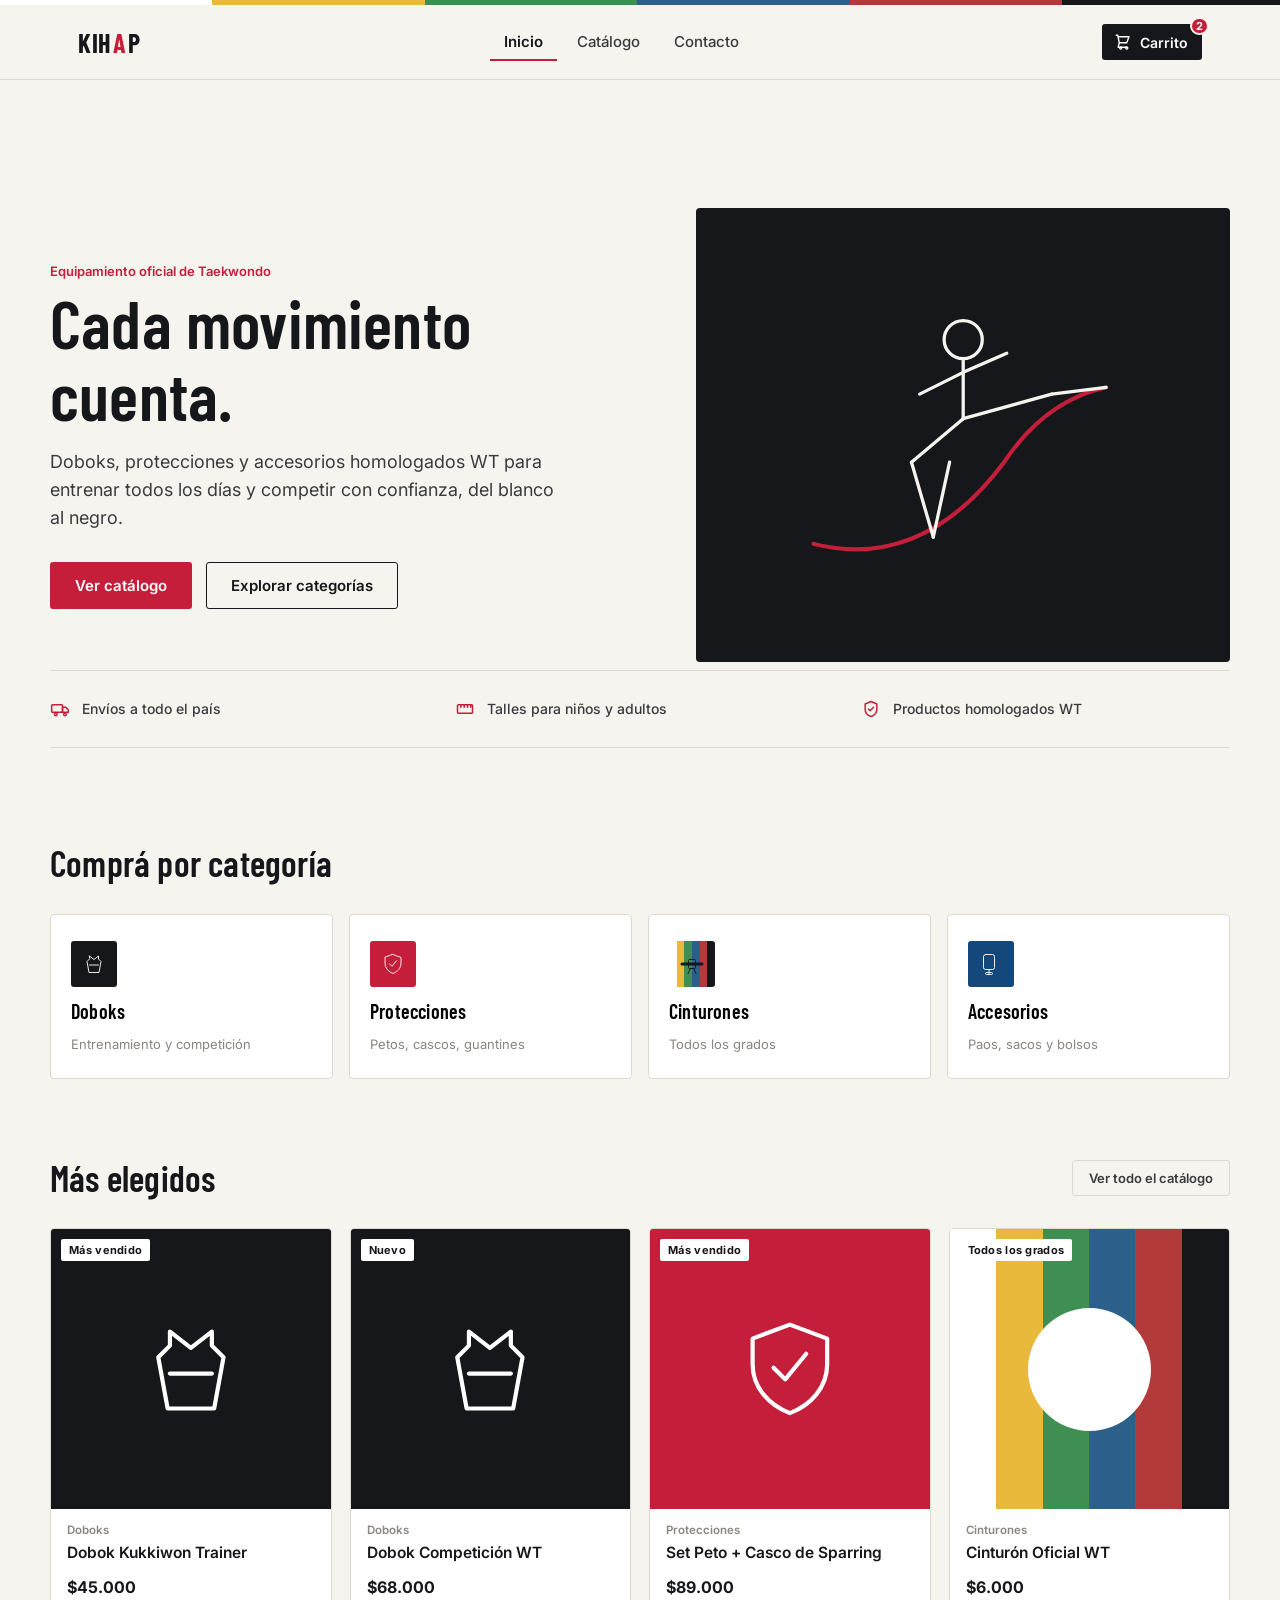
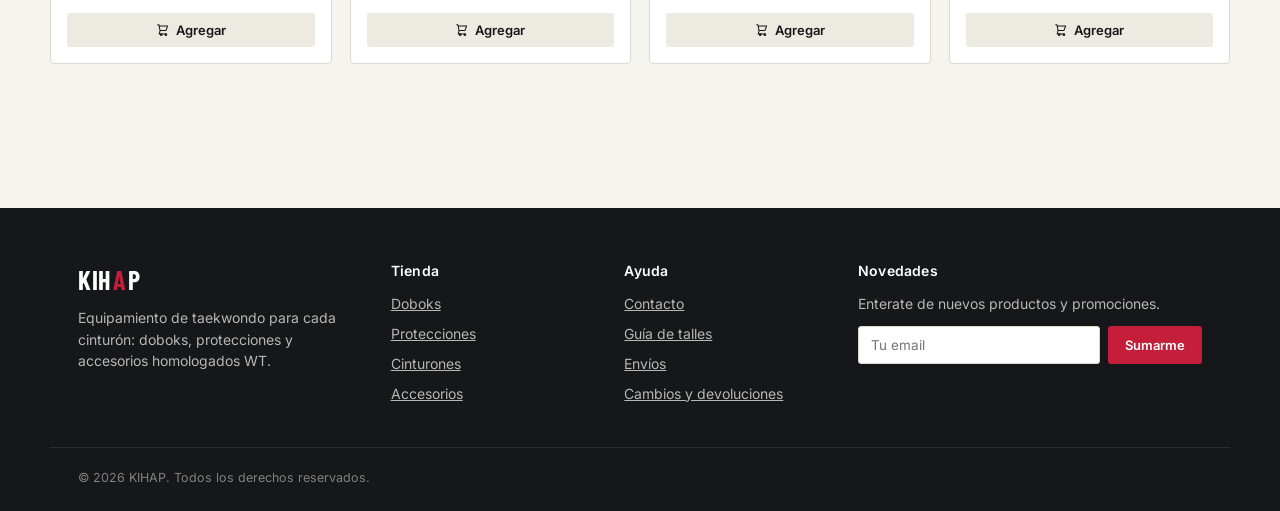
<file: kihap-mockup.html>
<!DOCTYPE html>
<html lang="es">
<head>
<meta charset="UTF-8">
<meta name="viewport" content="width=device-width, initial-scale=1.0">
<title>KIHAP — Equipamiento de Taekwondo</title>
<link rel="preconnect" href="https://fonts.googleapis.com">
<link href="https://fonts.googleapis.com/css2?family=Barlow+Condensed:wght@500;600;700&family=Inter:wght@400;500;600;700&display=swap" rel="stylesheet">
<style>
  :root{
    --ink:#16171A;
    --ink-soft:#3A3B3E;
    --paper:#F6F4EF;
    --paper-2:#EDEAE1;
    --red:#C41E3A;
    --red-dark:#9E1830;
    --blue:#14487A;
    --stone:#8A8680;
    --line:#DDD9CF;
    --white:#FFFFFF;
    --font-display:'Barlow Condensed',sans-serif;
    --font-body:'Inter',sans-serif;
    --belt-stripe: linear-gradient(90deg,
      #fff 0%, #fff 16.6%,
      #E8B93A 16.6%, #E8B93A 33.2%,
      #3F8F52 33.2%, #3F8F52 49.8%,
      #2C5F8A 49.8%, #2C5F8A 66.4%,
      #B23A3A 66.4%, #B23A3A 83%,
      #16171A 83%, #16171A 100%);
  }
  *{box-sizing:border-box;}
  body{margin:0;}
  html,body{background:var(--paper);color:var(--ink);font-family:var(--font-body);-webkit-font-smoothing:antialiased;}
  h1,h2,h3,h4{font-family:var(--font-display);font-weight:600;margin:0;line-height:1.05;letter-spacing:.2px;}
  p{margin:0;color:var(--ink-soft);line-height:1.55;}
  button{font-family:var(--font-body);cursor:pointer;}
  a{color:inherit;}
  .icon{width:20px;height:20px;stroke:currentColor;stroke-width:1.8;fill:none;stroke-linecap:round;stroke-linejoin:round;display:block;}
  .icon.filled{fill:currentColor;stroke:none;}

  .rank-stripe{height:5px;background:var(--belt-stripe);}

  .wrap{max-width:1180px;margin:0 auto;padding:0 28px;}
  @media (max-width:720px){.wrap{padding:0 18px;}}

  /* Header */
  header.topbar{position:sticky;top:0;z-index:50;background:rgba(246,244,239,.94);backdrop-filter:blur(6px);border-bottom:1px solid var(--line);}
  .topbar-inner{display:flex;align-items:center;justify-content:space-between;height:74px;}
  .logo{display:flex;align-items:baseline;gap:2px;font-family:var(--font-display);font-weight:700;font-size:26px;letter-spacing:.5px;}
  .logo em{font-style:normal;color:var(--red);}
  nav.main-nav{display:flex;align-items:center;gap:6px;}
  .nav-link{background:none;border:none;padding:8px 14px;font-size:15px;font-weight:500;color:var(--ink-soft);border-bottom:2px solid transparent;}
  .nav-link:hover{color:var(--ink);}
  .nav-link.active{color:var(--ink);border-bottom-color:var(--red);font-weight:600;}
  .topbar-actions{display:flex;align-items:center;gap:14px;}
  .cart-btn{position:relative;display:flex;align-items:center;gap:8px;background:var(--ink);color:var(--white);border:none;border-radius:3px;padding:9px 14px 9px 12px;font-size:14px;font-weight:600;}
  .cart-btn .icon{width:18px;height:18px;}
  .cart-badge{position:absolute;top:-7px;right:-7px;background:var(--red);color:#fff;font-size:11px;font-weight:700;border-radius:20px;min-width:18px;height:18px;display:flex;align-items:center;justify-content:center;padding:0 4px;border:2px solid var(--paper);}
  .hamburger{display:none;background:none;border:1px solid var(--line);border-radius:3px;padding:8px;}
  @media (max-width:860px){
    nav.main-nav{position:absolute;top:74px;left:0;right:0;background:var(--paper);border-bottom:1px solid var(--line);flex-direction:column;align-items:stretch;padding:6px 0;display:none;}
    nav.main-nav.open{display:flex;}
    .nav-link{text-align:left;padding:12px 28px;border-bottom:1px solid var(--paper-2);border-left:2px solid transparent;}
    .nav-link.active{border-left-color:var(--red);border-bottom-color:var(--paper-2);}
    .hamburger{display:flex;}
  }

  /* Pages */
  .page{display:none;}
  .page.active{display:block;}
  section{padding:64px 0;}
  .section-tight{padding:40px 0;}

  .eyebrow{font-size:13px;color:var(--red);font-weight:600;margin-bottom:6px;}

  /* Buttons */
  .btn{display:inline-flex;align-items:center;justify-content:center;gap:8px;border-radius:3px;font-weight:600;font-size:15px;padding:13px 24px;border:1.5px solid transparent;transition:background .15s ease, color .15s ease, border-color .15s ease;}
  .btn-primary{background:var(--red);color:#fff;}
  .btn-primary:hover{background:var(--red-dark);}
  .btn-dark{background:var(--ink);color:#fff;}
  .btn-dark:hover{background:#000;}
  .btn-outline{background:transparent;color:var(--ink);border-color:var(--ink);}
  .btn-outline:hover{background:var(--ink);color:#fff;}
  .btn-ghost{background:transparent;color:var(--ink-soft);border-color:var(--line);}
  .btn-ghost:hover{border-color:var(--ink);color:var(--ink);}
  .btn-block{width:100%;}
  .btn-sm{padding:9px 16px;font-size:13px;}
  .btn:disabled{opacity:.4;cursor:not-allowed;}

  /* HERO */
  .hero{padding:64px 0 56px;overflow:hidden;}
  .hero-grid{display:grid;grid-template-columns:1.05fr .95fr;gap:56px;align-items:center;}
  @media (max-width:900px){.hero-grid{grid-template-columns:1fr;gap:36px;}}
  .hero h1{font-size:clamp(42px,6vw,68px);}
  .hero p.lead{font-size:18px;margin-top:18px;max-width:46ch;}
  .hero-ctas{display:flex;gap:14px;margin-top:30px;flex-wrap:wrap;}
  .hero-figure{position:relative;background:var(--ink);border-radius:4px;aspect-ratio:4/3.4;display:flex;align-items:center;justify-content:center;overflow:hidden;}
  .hero-figure svg{width:78%;height:78%;}
  .kick-trail{stroke:var(--red);stroke-width:3;fill:none;stroke-linecap:round;stroke-dasharray:340;stroke-dashoffset:340;animation:drawtrail 1.4s .3s ease-out forwards;}
  @keyframes drawtrail{to{stroke-dashoffset:0;}}
  .fighter{stroke:#F6F4EF;stroke-width:2.4;fill:none;stroke-linecap:round;stroke-linejoin:round;}

  .trust-row{display:flex;gap:36px;flex-wrap:wrap;padding:28px 0;border-top:1px solid var(--line);border-bottom:1px solid var(--line);margin-top:8px;}
  .trust-item{display:flex;align-items:center;gap:12px;font-size:14px;font-weight:500;color:var(--ink-soft);flex:1;min-width:220px;}
  .trust-item .icon{color:var(--red);flex-shrink:0;}

  /* Categories */
  .section-head{display:flex;align-items:flex-end;justify-content:space-between;margin-bottom:32px;gap:20px;flex-wrap:wrap;}
  .section-head h2{font-size:36px;}
  .cat-grid{display:grid;grid-template-columns:repeat(4,1fr);gap:16px;}
  @media (max-width:820px){.cat-grid{grid-template-columns:repeat(2,1fr);}}
  .cat-card{background:var(--white);border:1px solid var(--line);border-radius:4px;padding:26px 20px;display:flex;flex-direction:column;gap:14px;text-align:left;transition:border-color .15s ease;}
  .cat-card:hover{border-color:var(--ink);}
  .cat-card .icon-wrap{width:46px;height:46px;border-radius:3px;display:flex;align-items:center;justify-content:center;}
  .cat-card .icon-wrap .icon{width:24px;height:24px;color:#fff;}
  .cat-card h3{font-size:20px;font-weight:600;}
  .cat-card span{font-size:13px;color:var(--stone);}

  /* Product grid */
  .product-grid{display:grid;grid-template-columns:repeat(4,1fr);gap:18px;}
  @media (max-width:980px){.product-grid{grid-template-columns:repeat(3,1fr);}}
  @media (max-width:720px){.product-grid{grid-template-columns:repeat(2,1fr);}}
  .product-card{background:var(--white);border:1px solid var(--line);border-radius:4px;overflow:hidden;cursor:pointer;transition:border-color .15s ease, transform .15s ease;display:flex;flex-direction:column;}
  .product-card:hover{border-color:var(--ink);}
  .product-media{aspect-ratio:1/1;display:flex;align-items:center;justify-content:center;position:relative;}
  .product-media .icon{width:40%;height:40%;}
  .badge-tag{position:absolute;top:10px;left:10px;background:var(--white);color:var(--ink);font-size:11px;font-weight:700;padding:4px 8px;border-radius:2px;letter-spacing:.3px;}
  .product-info{padding:14px 16px 16px;display:flex;flex-direction:column;gap:6px;flex:1;}
  .product-cat{font-size:11.5px;color:var(--stone);font-weight:600;}
  .product-name{font-size:15.5px;font-weight:600;line-height:1.3;}
  .product-price{font-size:16px;font-weight:700;margin-top:auto;padding-top:8px;}
  .btn-add{margin-top:10px;background:var(--paper-2);color:var(--ink);border:none;border-radius:3px;padding:9px;font-size:13px;font-weight:600;display:flex;align-items:center;justify-content:center;gap:6px;}
  .btn-add:hover{background:var(--ink);color:#fff;}

  .cat-ink{background:var(--ink);}
  .cat-red{background:var(--red);}
  .cat-blue{background:var(--blue);}
  .cat-belt{background:var(--belt-stripe);}
  .cat-belt .icon{color:var(--ink);background:#fff;border-radius:50%;padding:22%;}

  /* Footer */
  footer{background:var(--ink);color:#D9D7D1;padding:56px 0 26px;margin-top:40px;}
  .footer-grid{display:grid;grid-template-columns:1.4fr 1fr 1fr 1.1fr;gap:36px;}
  @media (max-width:820px){.footer-grid{grid-template-columns:1fr 1fr;}}
  footer h4{color:#fff;font-size:14px;font-weight:600;margin-bottom:14px;font-family:var(--font-body);letter-spacing:.2px;}
  footer .logo{color:#fff;margin-bottom:12px;}
  footer p{color:#B9B7B1;font-size:14px;max-width:34ch;}
  footer ul{list-style:none;padding:0;margin:0;display:flex;flex-direction:column;gap:10px;}
  footer a{font-size:14px;color:#B9B7B1;}
  footer a:hover{color:#fff;}
  .foot-bottom{margin-top:44px;padding-top:22px;border-top:1px solid #2B2C2F;display:flex;justify-content:space-between;font-size:12.5px;color:#83817B;flex-wrap:wrap;gap:10px;}

  /* Catalogo */
  .page-header{padding:44px 0 28px;border-bottom:1px solid var(--line);}
  .breadcrumb{font-size:13px;color:var(--stone);margin-bottom:10px;}
  .breadcrumb button{background:none;border:none;color:var(--stone);font-size:13px;padding:0;}
  .breadcrumb button:hover{color:var(--ink);text-decoration:underline;}
  .catalogo-layout{display:grid;grid-template-columns:230px 1fr;gap:40px;align-items:flex-start;padding:40px 0 80px;}
  @media (max-width:860px){.catalogo-layout{grid-template-columns:1fr;}}
  .filter-block{border-bottom:1px solid var(--line);padding-bottom:20px;margin-bottom:20px;}
  .filter-block h4{font-size:14px;font-weight:600;margin-bottom:12px;}
  .check-row{display:flex;align-items:center;gap:9px;padding:6px 0;font-size:14px;color:var(--ink-soft);cursor:pointer;}
  .check-row input{accent-color:var(--red);width:15px;height:15px;}
  .size-chip-row{display:flex;flex-wrap:wrap;gap:8px;}
  .size-chip{border:1px solid var(--line);background:#fff;font-size:12.5px;padding:6px 10px;border-radius:2px;color:var(--ink-soft);}
  .size-chip:hover{border-color:var(--ink);color:var(--ink);}
  .clear-filters{font-size:13px;color:var(--red);background:none;border:none;padding:0;font-weight:600;}
  .catalog-toolbar{display:flex;justify-content:space-between;align-items:center;margin-bottom:22px;flex-wrap:wrap;gap:14px;}
  .result-count{font-size:14px;color:var(--stone);}
  select{font-family:var(--font-body);font-size:14px;padding:9px 12px;border:1px solid var(--line);border-radius:3px;background:#fff;color:var(--ink);}

  /* Detalle */
  .detalle-grid{display:grid;grid-template-columns:1fr 1fr;gap:56px;padding:36px 0 70px;align-items:flex-start;}
  @media (max-width:860px){.detalle-grid{grid-template-columns:1fr;gap:30px;}}
  .gallery-main{aspect-ratio:1/1;border-radius:4px;display:flex;align-items:center;justify-content:center;margin-bottom:12px;}
  .gallery-main .icon{width:34%;height:34%;}
  .gallery-thumbs{display:flex;gap:10px;}
  .thumb{width:64px;height:64px;border-radius:3px;border:1.5px solid var(--line);display:flex;align-items:center;justify-content:center;cursor:pointer;}
  .thumb.active{border-color:var(--ink);}
  .thumb .icon{width:46%;height:46%;}
  .detalle-cat{font-size:13px;font-weight:600;color:var(--red);text-transform:none;margin-bottom:8px;}
  .detalle-name{font-size:32px;margin-bottom:12px;}
  .stars{display:flex;align-items:center;gap:6px;margin-bottom:16px;}
  .stars .icon{width:15px;height:15px;color:var(--ink);}
  .stars .icon.off{color:var(--line);}
  .stars span{font-size:13px;color:var(--stone);margin-left:4px;}
  .detalle-price{font-size:28px;font-weight:700;margin-bottom:20px;}
  .opt-block{margin-bottom:22px;}
  .opt-block h4{font-size:13px;font-weight:600;margin-bottom:10px;color:var(--ink-soft);}
  .opt-row{display:flex;gap:9px;flex-wrap:wrap;}
  .opt-btn{border:1.5px solid var(--line);background:#fff;padding:9px 15px;border-radius:3px;font-size:14px;font-weight:500;color:var(--ink-soft);}
  .opt-btn:hover{border-color:var(--ink);}
  .opt-btn.selected{border-color:var(--ink);background:var(--ink);color:#fff;}
  .color-dot{width:34px;height:34px;border-radius:50%;border:2px solid var(--line);padding:2px;position:relative;}
  .color-dot.selected{border-color:var(--ink);}
  .color-dot i{display:block;width:100%;height:100%;border-radius:50%;}
  .qty-stepper{display:inline-flex;align-items:center;border:1.5px solid var(--line);border-radius:3px;}
  .qty-stepper button{background:none;border:none;width:38px;height:40px;display:flex;align-items:center;justify-content:center;color:var(--ink-soft);}
  .qty-stepper button:hover{color:var(--ink);}
  .qty-stepper span{width:36px;text-align:center;font-weight:600;font-size:14px;}
  .detalle-ctas{display:flex;gap:12px;margin-top:26px;flex-wrap:wrap;}
  .detalle-ctas .btn{flex:1;min-width:180px;}
  .stock-note{display:flex;align-items:center;gap:8px;font-size:13px;color:#3F8F52;margin-top:16px;font-weight:600;}
  .stock-note .icon{width:15px;height:15px;}

  .tabs{margin-top:44px;border-top:1px solid var(--line);}
  .tab-heads{display:flex;gap:0;}
  .tab-head{padding:16px 20px;font-size:14px;font-weight:600;color:var(--stone);background:none;border:none;border-bottom:2px solid transparent;margin-bottom:-1px;}
  .tab-head.active{color:var(--ink);border-bottom-color:var(--red);}
  .tab-panel{display:none;padding:22px 2px 6px;font-size:14.5px;color:var(--ink-soft);line-height:1.7;max-width:70ch;}
  .tab-panel.active{display:block;}

  .related-head{margin:70px 0 24px;}

  /* Carrito */
  .carrito-layout{display:grid;grid-template-columns:1fr 340px;gap:44px;padding:40px 0 80px;align-items:flex-start;}
  @media (max-width:900px){.carrito-layout{grid-template-columns:1fr;}}
  .cart-item{display:grid;grid-template-columns:76px 1fr auto auto;gap:16px;align-items:center;padding:18px 0;border-bottom:1px solid var(--line);}
  @media (max-width:560px){.cart-item{grid-template-columns:60px 1fr;grid-template-rows:auto auto;}}
  .cart-thumb{width:76px;height:76px;border-radius:3px;display:flex;align-items:center;justify-content:center;}
  .cart-thumb .icon{width:44%;height:44%;}
  .cart-item-name{font-size:15px;font-weight:600;margin-bottom:4px;}
  .cart-item-meta{font-size:12.5px;color:var(--stone);}
  .cart-item-remove{background:none;border:none;color:var(--stone);font-size:12.5px;font-weight:600;padding:0;margin-top:8px;}
  .cart-item-remove:hover{color:var(--red);}
  .cart-item-price{font-weight:700;font-size:15px;text-align:right;min-width:80px;}
  .summary-box{border:1px solid var(--line);border-radius:4px;padding:26px 24px;background:#fff;position:sticky;top:96px;}
  .summary-box h3{font-size:20px;margin-bottom:20px;}
  .summary-row{display:flex;justify-content:space-between;font-size:14.5px;padding:9px 0;color:var(--ink-soft);}
  .summary-row.total{border-top:1px solid var(--line);margin-top:8px;padding-top:16px;font-weight:700;color:var(--ink);font-size:17px;}
  .promo-row{display:flex;gap:8px;margin:16px 0;}
  .promo-row input{flex:1;border:1px solid var(--line);border-radius:3px;padding:10px 12px;font-size:13.5px;font-family:var(--font-body);}
  .empty-cart{text-align:center;padding:80px 20px;}
  .empty-cart .icon{width:56px;height:56px;color:var(--line);margin:0 auto 18px;}

  /* Checkout */
  .steps-indicator{display:flex;align-items:center;gap:10px;padding:30px 0;}
  .step-dot{display:flex;align-items:center;gap:10px;font-size:14px;font-weight:600;color:var(--stone);}
  .step-dot .num{width:28px;height:28px;border-radius:50%;border:1.5px solid var(--line);display:flex;align-items:center;justify-content:center;font-size:13px;color:var(--stone);}
  .step-dot.active{color:var(--ink);}
  .step-dot.active .num{background:var(--ink);border-color:var(--ink);color:#fff;}
  .step-dot.done .num{background:#3F8F52;border-color:#3F8F52;color:#fff;}
  .step-line{width:40px;height:1px;background:var(--line);}
  .checkout-layout{display:grid;grid-template-columns:1fr 340px;gap:44px;padding:0 0 80px;align-items:flex-start;}
  @media (max-width:900px){.checkout-layout{grid-template-columns:1fr;}}
  .checkout-panel{display:none;}
  .checkout-panel.active{display:block;}
  .form-grid{display:grid;grid-template-columns:1fr 1fr;gap:16px;}
  .form-grid.cols-3{grid-template-columns:1fr 1fr 1fr;}
  @media (max-width:560px){.form-grid,.form-grid.cols-3{grid-template-columns:1fr;}}
  .field{display:flex;flex-direction:column;gap:6px;margin-bottom:16px;}
  .field label{font-size:13px;font-weight:600;color:var(--ink-soft);}
  .field input,.field textarea,.field select{font-family:var(--font-body);border:1px solid var(--line);border-radius:3px;padding:12px 13px;font-size:14.5px;color:var(--ink);background:#fff;}
  .field input:focus,.field textarea:focus,.field select:focus{outline:2px solid var(--ink);outline-offset:1px;}
  .pay-options{display:flex;flex-direction:column;gap:10px;margin-bottom:20px;}
  .pay-option{display:flex;align-items:center;gap:12px;border:1.5px solid var(--line);border-radius:4px;padding:16px;cursor:pointer;}
  .pay-option.selected{border-color:var(--ink);}
  .pay-option input{accent-color:var(--ink);width:16px;height:16px;}
  .pay-option .icon{color:var(--ink-soft);}
  .step-actions{display:flex;justify-content:space-between;margin-top:26px;gap:12px;}
  .mini-summary-list{display:flex;flex-direction:column;gap:12px;margin-bottom:14px;max-height:260px;overflow:auto;}
  .mini-summary-item{display:flex;justify-content:space-between;font-size:13.5px;color:var(--ink-soft);gap:10px;}
  .mini-summary-item b{color:var(--ink);font-weight:600;}
  .confirm-box{text-align:center;padding:60px 20px;}
  .confirm-box .icon-circle{width:64px;height:64px;border-radius:50%;background:#3F8F52;display:flex;align-items:center;justify-content:center;margin:0 auto 22px;}
  .confirm-box .icon-circle .icon{color:#fff;width:30px;height:30px;}
  .confirm-box h2{font-size:28px;margin-bottom:10px;}
  .order-num{display:inline-block;background:var(--paper-2);padding:8px 16px;border-radius:3px;font-weight:700;letter-spacing:.5px;margin:18px 0 26px;}

  /* Contacto */
  .contacto-layout{display:grid;grid-template-columns:1fr 1fr;gap:48px;padding:44px 0 30px;align-items:flex-start;}
  @media (max-width:900px){.contacto-layout{grid-template-columns:1fr;}}
  .contact-form-box{border:1px solid var(--line);border-radius:4px;padding:32px;background:#fff;}
  .success-box{display:none;text-align:center;padding:50px 10px;}
  .success-box.active{display:block;}
  .success-box .icon-circle{width:56px;height:56px;border-radius:50%;background:#3F8F52;display:flex;align-items:center;justify-content:center;margin:0 auto 18px;}
  .success-box .icon-circle .icon{color:#fff;width:26px;height:26px;}
  .map-card{border:1px solid var(--line);border-radius:4px;overflow:hidden;background:#fff;}
  .map-svg-wrap{background:#EAE7DD;aspect-ratio:4/3.1;}
  .info-list{padding:22px 26px;display:flex;flex-direction:column;gap:16px;}
  .info-row{display:flex;gap:14px;align-items:flex-start;}
  .info-row .icon-wrap{width:34px;height:34px;border-radius:3px;background:var(--paper-2);display:flex;align-items:center;justify-content:center;flex-shrink:0;}
  .info-row .icon-wrap .icon{width:17px;height:17px;color:var(--red);}
  .info-row h5{font-size:14px;font-weight:600;margin-bottom:3px;}
  .info-row p{font-size:13.5px;}
  .toast{position:fixed;bottom:26px;left:50%;transform:translateX(-50%) translateY(20px);background:var(--ink);color:#fff;padding:13px 22px;border-radius:4px;font-size:14px;font-weight:600;display:flex;align-items:center;gap:10px;opacity:0;pointer-events:none;transition:opacity .25s ease, transform .25s ease;z-index:100;}
  .toast.show{opacity:1;transform:translateX(-50%) translateY(0);}
  .toast .icon{color:#3F8F52;width:17px;height:17px;}
</style>
</head>
<body>

<svg style="display:none" aria-hidden="true">
  <symbol id="i-cart" viewBox="0 0 24 24"><path d="M3 3h2l.4 2M7 13h10l3-8H6.4M7 13L5.4 5M7 13l-1.5 6h11"/><circle cx="9" cy="20" r="1.4"/><circle cx="17" cy="20" r="1.4"/></symbol>
  <symbol id="i-menu" viewBox="0 0 24 24"><line x1="4" y1="7" x2="20" y2="7"/><line x1="4" y1="12" x2="20" y2="12"/><line x1="4" y1="17" x2="20" y2="17"/></symbol>
  <symbol id="i-close" viewBox="0 0 24 24"><line x1="6" y1="6" x2="18" y2="18"/><line x1="18" y1="6" x2="6" y2="18"/></symbol>
  <symbol id="i-star" viewBox="0 0 24 24" class="filled"><path d="M12 3.2l2.7 5.6 6.1.7-4.5 4.2 1.2 6.1-5.5-3-5.5 3 1.2-6.1L3.2 9.5l6.1-.7z"/></symbol>
  <symbol id="i-plus" viewBox="0 0 24 24"><line x1="12" y1="5" x2="12" y2="19"/><line x1="5" y1="12" x2="19" y2="12"/></symbol>
  <symbol id="i-minus" viewBox="0 0 24 24"><line x1="5" y1="12" x2="19" y2="12"/></symbol>
  <symbol id="i-check" viewBox="0 0 24 24"><path d="M4 12.5l5 5L20 6.5"/></symbol>
  <symbol id="i-pin" viewBox="0 0 24 24"><path d="M12 22s7-7.4 7-12.4A7 7 0 105 9.6C5 14.6 12 22 12 22z"/><circle cx="12" cy="9.6" r="2.4"/></symbol>
  <symbol id="i-phone" viewBox="0 0 24 24"><path d="M5 4h3l1.5 4L8 9.6a12 12 0 006.4 6.4L16 14l4 1.5V19a2 2 0 01-2.2 2C9.8 20.6 3.4 14.2 3 6.2A2 2 0 015 4z"/></symbol>
  <symbol id="i-mail" viewBox="0 0 24 24"><rect x="3" y="5" width="18" height="14" rx="2"/><path d="M3 6.5l9 6.5 9-6.5"/></symbol>
  <symbol id="i-clock" viewBox="0 0 24 24"><circle cx="12" cy="12" r="9"/><path d="M12 7v5.2l3.4 2"/></symbol>
  <symbol id="i-truck" viewBox="0 0 24 24"><rect x="2" y="7" width="13" height="9" rx="1"/><path d="M15 10h4l3 3v3h-7z"/><circle cx="7" cy="18.5" r="1.6"/><circle cx="18" cy="18.5" r="1.6"/></symbol>
  <symbol id="i-ruler" viewBox="0 0 24 24"><rect x="3" y="7" width="18" height="10" rx="1"/><path d="M7 7v3M11 7v3M15 7v3M19 7v3"/></symbol>
  <symbol id="i-shield-check" viewBox="0 0 24 24"><path d="M12 3l7 3v6c0 5-3.2 8-7 9-3.8-1-7-4-7-9V6z"/><path d="M9 12l2 2 4-4"/></symbol>
  <symbol id="i-chevron-down" viewBox="0 0 24 24"><path d="M6 9l6 6 6-6"/></symbol>
  <symbol id="i-cat-dobok" viewBox="0 0 48 48"><path d="M15 8 L24 15 L33 8 L33 14 L38 19 L34 41 L14 41 L10 19 L15 14 Z"/><line x1="15" y1="26" x2="33" y2="26"/></symbol>
  <symbol id="i-cat-shield" viewBox="0 0 48 48"><path d="M24 5 L40 11 V22 C40 32 33 39.5 24 43 C15 39.5 8 32 8 22 V11 Z"/><path d="M17 23.5 L22 28.5 L31 17.5"/></symbol>
  <symbol id="i-cat-belt" viewBox="0 0 48 48"><line x1="4" y1="24" x2="44" y2="24" stroke-width="6"/><rect x="17" y="15" width="14" height="18" rx="2"/><line x1="21" y1="33" x2="16" y2="43"/><line x1="27" y1="33" x2="32" y2="43"/></symbol>
  <symbol id="i-cat-pad" viewBox="0 0 48 48"><rect x="9" y="5" width="22" height="30" rx="4"/><line x1="20" y1="35" x2="20" y2="43"/><rect x="13" y="41" width="14" height="4" rx="2"/></symbol>
</svg>

<div class="rank-stripe"></div>

<header class="topbar">
  <div class="wrap topbar-inner">
    <div class="logo"><span>KIH</span><em>A</em><span>P</span></div>
    <button class="hamburger" id="hamburgerBtn" aria-label="Abrir menú"><svg class="icon"><use href="#i-menu"/></svg></button>
    <nav class="main-nav" id="mainNav">
      <button class="nav-link active" data-nav="inicio">Inicio</button>
      <button class="nav-link" data-nav="catalogo">Catálogo</button>
      <button class="nav-link" data-nav="contacto">Contacto</button>
    </nav>
    <div class="topbar-actions">
      <button class="cart-btn" data-nav="carrito">
        <svg class="icon"><use href="#i-cart"/></svg>
        Carrito
        <span class="cart-badge" id="cartBadge">0</span>
      </button>
    </div>
  </div>
</header>

<!-- ================= INICIO ================= -->
<section class="page active" data-page="inicio" id="page-inicio">

  <div class="wrap hero">
    <div class="hero-grid">
      <div>
        <p class="eyebrow">Equipamiento oficial de Taekwondo</p>
        <h1>Cada movimiento<br>cuenta.</h1>
        <p class="lead">Doboks, protecciones y accesorios homologados WT para entrenar todos los días y competir con confianza, del blanco al negro.</p>
        <div class="hero-ctas">
          <button class="btn btn-primary" data-nav="catalogo">Ver catálogo</button>
          <button class="btn btn-outline" onclick="document.getElementById('categorias').scrollIntoView({behavior:'smooth'})">Explorar categorías</button>
        </div>
      </div>
      <div class="hero-figure">
        <svg viewBox="0 0 300 260">
          <path class="kick-trail" d="M40 210 Q120 230 180 150 Q210 105 255 95"/>
          <g class="fighter">
            <circle cx="150" cy="60" r="14"/>
            <path d="M150 74 L150 118"/>
            <path d="M150 84 L118 100"/>
            <path d="M150 84 L182 70"/>
            <path d="M150 118 L112 150"/>
            <path d="M150 118 L215 100"/>
            <path d="M215 100 L255 95"/>
            <line x1="128" y1="205" x2="112" y2="150" stroke-width="2.4"/>
            <line x1="128" y1="205" x2="140" y2="150" stroke-width="2.4"/>
          </g>
        </svg>
      </div>
    </div>

    <div class="trust-row">
      <div class="trust-item"><svg class="icon"><use href="#i-truck"/></svg> Envíos a todo el país</div>
      <div class="trust-item"><svg class="icon"><use href="#i-ruler"/></svg> Talles para niños y adultos</div>
      <div class="trust-item"><svg class="icon"><use href="#i-shield-check"/></svg> Productos homologados WT</div>
    </div>
  </div>

  <div class="wrap section-tight" id="categorias">
    <div class="section-head">
      <h2>Comprá por categoría</h2>
    </div>
    <div class="cat-grid">
      <button class="cat-card" onclick="goCatalogFiltered('doboks')">
        <div class="icon-wrap cat-ink"><svg class="icon"><use href="#i-cat-dobok"/></svg></div>
        <h3>Doboks</h3>
        <span>Entrenamiento y competición</span>
      </button>
      <button class="cat-card" onclick="goCatalogFiltered('protecciones')">
        <div class="icon-wrap cat-red"><svg class="icon"><use href="#i-cat-shield"/></svg></div>
        <h3>Protecciones</h3>
        <span>Petos, cascos, guantines</span>
      </button>
      <button class="cat-card" onclick="goCatalogFiltered('cinturones')">
        <div class="icon-wrap" style="background:var(--belt-stripe);"><svg class="icon" style="color:var(--ink)"><use href="#i-cat-belt"/></svg></div>
        <h3>Cinturones</h3>
        <span>Todos los grados</span>
      </button>
      <button class="cat-card" onclick="goCatalogFiltered('accesorios')">
        <div class="icon-wrap cat-blue"><svg class="icon"><use href="#i-cat-pad"/></svg></div>
        <h3>Accesorios</h3>
        <span>Paos, sacos y bolsos</span>
      </button>
    </div>
  </div>

  <div class="wrap section-tight">
    <div class="section-head">
      <h2>Más elegidos</h2>
      <button class="btn btn-ghost btn-sm" data-nav="catalogo">Ver todo el catálogo</button>
    </div>
    <div class="product-grid" id="featuredGrid"></div>
  </div>

</section>

<!-- ================= CATALOGO ================= -->
<section class="page" data-page="catalogo" id="page-catalogo">
  <div class="wrap page-header">
    <div class="breadcrumb"><button data-nav="inicio">Inicio</button> / Catálogo</div>
    <h2 style="font-size:38px;">Catálogo completo</h2>
  </div>

  <div class="wrap catalogo-layout">
    <aside>
      <div class="filter-block">
        <h4>Categoría</h4>
        <label class="check-row"><input type="checkbox" class="cat-filter" value="doboks"> Doboks</label>
        <label class="check-row"><input type="checkbox" class="cat-filter" value="protecciones"> Protecciones</label>
        <label class="check-row"><input type="checkbox" class="cat-filter" value="cinturones"> Cinturones</label>
        <label class="check-row"><input type="checkbox" class="cat-filter" value="accesorios"> Accesorios</label>
      </div>
      <div class="filter-block">
        <h4>Talla</h4>
        <div class="size-chip-row">
          <button class="size-chip">XS</button><button class="size-chip">S</button>
          <button class="size-chip">M</button><button class="size-chip">L</button>
          <button class="size-chip">XL</button>
        </div>
      </div>
      <div class="filter-block">
        <h4>Precio</h4>
        <div class="size-chip-row">
          <button class="size-chip">Hasta $20.000</button>
          <button class="size-chip">$20.000–$60.000</button>
          <button class="size-chip">Más de $60.000</button>
        </div>
      </div>
      <button class="clear-filters" onclick="clearFilters()">Limpiar filtros</button>
    </aside>

    <div>
      <div class="catalog-toolbar">
        <span class="result-count" id="resultCount">8 productos</span>
        <select id="sortSelect" onchange="renderCatalog()">
          <option value="relevancia">Ordenar por: Relevancia</option>
          <option value="menor">Precio: menor a mayor</option>
          <option value="mayor">Precio: mayor a menor</option>
          <option value="nuevos">Más nuevos</option>
        </select>
      </div>
      <div class="product-grid" id="catalogGrid"></div>
    </div>
  </div>
</section>

<!-- ================= DETALLE ================= -->
<section class="page" data-page="detalle" id="page-detalle">
  <div class="wrap page-header">
    <div class="breadcrumb">
      <button data-nav="inicio">Inicio</button> / <button data-nav="catalogo">Catálogo</button> / <span id="breadcrumbName">Producto</span>
    </div>
  </div>

  <div class="wrap detalle-grid">
    <div>
      <div class="gallery-main" id="galleryMain"></div>
      <div class="gallery-thumbs" id="galleryThumbs"></div>
    </div>

    <div>
      <p class="detalle-cat" id="detalleCat">Categoría</p>
      <h1 class="detalle-name" id="detalleName">Nombre del producto</h1>
      <div class="stars">
        <svg class="icon"><use href="#i-star"/></svg><svg class="icon"><use href="#i-star"/></svg>
        <svg class="icon"><use href="#i-star"/></svg><svg class="icon"><use href="#i-star"/></svg>
        <svg class="icon off"><use href="#i-star"/></svg>
        <span>(38 reseñas)</span>
      </div>
      <p class="detalle-price" id="detallePrice">$0</p>

      <div class="opt-block" id="sizeBlock">
        <h4>Talle</h4>
        <div class="opt-row" id="sizeRow"></div>
      </div>

      <div class="opt-block" id="colorBlock">
        <h4>Color</h4>
        <div class="opt-row" id="colorRow"></div>
      </div>

      <div class="opt-block">
        <h4>Cantidad</h4>
        <div class="qty-stepper">
          <button onclick="changeDetailQty(-1)"><svg class="icon"><use href="#i-minus"/></svg></button>
          <span id="detailQty">1</span>
          <button onclick="changeDetailQty(1)"><svg class="icon"><use href="#i-plus"/></svg></button>
        </div>
      </div>

      <div class="detalle-ctas">
        <button class="btn btn-primary" onclick="addDetailToCart()">Agregar al carrito</button>
        <button class="btn btn-dark" onclick="buyNow()">Comprar ahora</button>
      </div>

      <div class="stock-note"><svg class="icon"><use href="#i-check"/></svg> En stock — envío en 24/48 h hábiles</div>

      <div class="tabs">
        <div class="tab-heads">
          <button class="tab-head active" data-tab="descripcion">Descripción</button>
          <button class="tab-head" data-tab="talles">Guía de talles</button>
          <button class="tab-head" data-tab="envios">Envíos y devoluciones</button>
        </div>
        <div class="tab-panel active" data-tabpanel="descripcion" id="tabDescripcion"></div>
        <div class="tab-panel" data-tabpanel="talles">
          <p>Consultá la tabla de talles en centímetros según altura antes de comprar. Si tenés dudas entre dos talles, te recomendamos elegir el más grande para permitir margen de movimiento durante la práctica.</p>
        </div>
        <div class="tab-panel" data-tabpanel="envios">
          <p>Envíos a todo el país por correo o transporte a sucursal. Retiro sin cargo en nuestro local de Mendoza. Cambios y devoluciones dentro de los 30 días con el producto sin uso y su embalaje original.</p>
        </div>
      </div>
    </div>
  </div>

  <div class="wrap">
    <div class="related-head section-head">
      <h2 style="font-size:28px;">También te puede interesar</h2>
    </div>
    <div class="product-grid" id="relatedGrid"></div>
  </div>
</section>

<!-- ================= CARRITO ================= -->
<section class="page" data-page="carrito" id="page-carrito">
  <div class="wrap page-header">
    <div class="breadcrumb"><button data-nav="inicio">Inicio</button> / Carrito</div>
    <h2 style="font-size:38px;">Tu carrito</h2>
  </div>

  <div class="wrap carrito-layout" id="cartLayout">
    <div>
      <div id="cartItemsList"></div>
      <button class="btn btn-ghost btn-sm" style="margin-top:20px;" data-nav="catalogo">Seguir comprando</button>
    </div>

    <div class="summary-box">
      <h3>Resumen del pedido</h3>
      <div class="summary-row"><span>Subtotal</span><span id="cartSubtotal">$0</span></div>
      <div class="summary-row"><span>Envío estimado</span><span id="cartShipping">$0</span></div>
      <div class="promo-row">
        <input type="text" placeholder="Código de descuento">
        <button class="btn btn-ghost btn-sm">Aplicar</button>
      </div>
      <div class="summary-row total"><span>Total</span><span id="cartTotal">$0</span></div>
      <button class="btn btn-primary btn-block" style="margin-top:18px;" data-nav="checkout">Iniciar compra</button>
    </div>
  </div>
</section>

<!-- ================= CHECKOUT ================= -->
<section class="page" data-page="checkout" id="page-checkout">
  <div class="wrap page-header">
    <div class="breadcrumb"><button data-nav="inicio">Inicio</button> / <button data-nav="carrito">Carrito</button> / Checkout</div>
    <h2 style="font-size:38px;">Finalizar compra</h2>
  </div>

  <div class="wrap">
    <div class="steps-indicator">
      <div class="step-dot active" id="stepDot1"><span class="num">1</span> Envío</div>
      <div class="step-line"></div>
      <div class="step-dot" id="stepDot2"><span class="num">2</span> Pago</div>
      <div class="step-line"></div>
      <div class="step-dot" id="stepDot3"><span class="num">3</span> Confirmación</div>
    </div>
  </div>

  <div class="wrap checkout-layout">
    <div>
      <!-- Paso 1: envío -->
      <div class="checkout-panel active" id="checkoutStep1">
        <h3 style="font-size:20px;margin-bottom:18px;">Datos de envío</h3>
        <div class="form-grid">
          <div class="field"><label>Nombre</label><input type="text" placeholder="Ej: Nicolás"></div>
          <div class="field"><label>Apellido</label><input type="text" placeholder="Ej: Caruso"></div>
        </div>
        <div class="form-grid">
          <div class="field"><label>DNI</label><input type="text" placeholder="00.000.000"></div>
          <div class="field"><label>Teléfono</label><input type="tel" placeholder="+54 261 000 0000"></div>
        </div>
        <div class="field"><label>Email</label><input type="email" placeholder="tuemail@correo.com"></div>
        <div class="field"><label>Dirección</label><input type="text" placeholder="Calle y número"></div>
        <div class="form-grid cols-3">
          <div class="field"><label>Ciudad</label><input type="text" placeholder="Mendoza"></div>
          <div class="field"><label>Provincia</label><input type="text" placeholder="Mendoza"></div>
          <div class="field"><label>Código Postal</label><input type="text" placeholder="5500"></div>
        </div>
        <div class="step-actions">
          <span></span>
          <button class="btn btn-dark" onclick="setCheckoutStep(2)">Continuar a pago</button>
        </div>
      </div>

      <!-- Paso 2: pago -->
      <div class="checkout-panel" id="checkoutStep2">
        <h3 style="font-size:20px;margin-bottom:18px;">Método de pago</h3>
        <div class="pay-options">
          <label class="pay-option selected"><input type="radio" name="pago" checked><svg class="icon"><use href="#i-cart"/></svg> Tarjeta de crédito / débito</label>
          <label class="pay-option"><input type="radio" name="pago"><svg class="icon"><use href="#i-shield-check"/></svg> Mercado Pago</label>
          <label class="pay-option"><input type="radio" name="pago"><svg class="icon"><use href="#i-truck"/></svg> Transferencia bancaria</label>
        </div>
        <div class="field"><label>Número de tarjeta</label><input type="text" placeholder="0000 0000 0000 0000"></div>
        <div class="form-grid cols-3">
          <div class="field"><label>Vencimiento</label><input type="text" placeholder="MM/AA"></div>
          <div class="field"><label>CVV</label><input type="text" placeholder="123"></div>
          <div class="field"><label>Titular</label><input type="text" placeholder="Nombre en la tarjeta"></div>
        </div>
        <div class="step-actions">
          <button class="btn btn-ghost" onclick="setCheckoutStep(1)">Volver</button>
          <button class="btn btn-dark" onclick="setCheckoutStep(3)">Confirmar pedido</button>
        </div>
      </div>

      <!-- Paso 3: confirmación -->
      <div class="checkout-panel" id="checkoutStep3">
        <div class="confirm-box">
          <div class="icon-circle"><svg class="icon"><use href="#i-check"/></svg></div>
          <h2>¡Gracias por tu compra!</h2>
          <p>Te enviamos un correo con el detalle de tu pedido. Vas a recibir una notificación cuando salga de nuestro depósito.</p>
          <div class="order-num">Pedido #KH-24897</div>
          <div>
            <button class="btn btn-primary" data-nav="inicio">Volver al inicio</button>
          </div>
        </div>
      </div>
    </div>

    <div class="summary-box">
      <h3>Tu pedido</h3>
      <div class="mini-summary-list" id="checkoutMiniList"></div>
      <div class="summary-row"><span>Subtotal</span><span id="checkoutSubtotal">$0</span></div>
      <div class="summary-row"><span>Envío</span><span id="checkoutShipping">$0</span></div>
      <div class="summary-row total"><span>Total</span><span id="checkoutTotal">$0</span></div>
    </div>
  </div>
</section>

<!-- ================= CONTACTO ================= -->
<section class="page" data-page="contacto" id="page-contacto">
  <div class="wrap page-header">
    <div class="breadcrumb"><button data-nav="inicio">Inicio</button> / Contacto</div>
    <h2 style="font-size:38px;">Contacto</h2>
    <p style="margin-top:10px;max-width:60ch;">¿Tenés dudas sobre talles, envíos o algún producto? Escribinos y te respondemos a la brevedad.</p>
  </div>

  <div class="wrap contacto-layout">
    <div class="contact-form-box">
      <form id="contactForm">
        <div class="field"><label>Nombre y apellido</label><input type="text" required placeholder="Tu nombre"></div>
        <div class="field"><label>Email</label><input type="email" required placeholder="tuemail@correo.com"></div>
        <div class="field">
          <label>Asunto</label>
          <select required>
            <option value="">Elegí un motivo</option>
            <option>Consulta sobre talles</option>
            <option>Estado de un pedido</option>
            <option>Cambios y devoluciones</option>
            <option>Compras mayoristas / dojang</option>
            <option>Otro</option>
          </select>
        </div>
        <div class="field"><label>Mensaje</label><textarea required rows="5" placeholder="Contanos en qué te podemos ayudar"></textarea></div>
        <button type="submit" class="btn btn-primary btn-block">Enviar mensaje</button>
      </form>

      <div class="success-box" id="successBox">
        <div class="icon-circle"><svg class="icon"><use href="#i-check"/></svg></div>
        <h3 style="font-size:20px;margin-bottom:8px;">Mensaje enviado</h3>
        <p>Gracias por escribirnos. Te vamos a contestar dentro de las próximas 24 horas hábiles.</p>
        <button class="btn btn-ghost btn-sm" style="margin-top:18px;" onclick="resetContactForm()">Enviar otro mensaje</button>
      </div>
    </div>

    <div>
      <div class="map-card">
        <div class="map-svg-wrap">
          <svg viewBox="0 0 400 310" width="100%" height="100%">
            <rect width="400" height="310" fill="#EAE7DD"/>
            <g stroke="#D3CFC1" stroke-width="2">
              <line x1="0" y1="70" x2="400" y2="60"/>
              <line x1="0" y1="150" x2="400" y2="145"/>
              <line x1="0" y1="230" x2="400" y2="235"/>
              <line x1="80" y1="0" x2="70" y2="310"/>
              <line x1="190" y1="0" x2="195" y2="310"/>
              <line x1="300" y1="0" x2="310" y2="310"/>
            </g>
            <rect x="100" y="85" width="70" height="45" fill="#DEDACD"/>
            <rect x="220" y="165" width="60" height="50" fill="#DEDACD"/>
            <rect x="90" y="245" width="80" height="40" fill="#DEDACD"/>
            <g transform="translate(196,150)">
              <path d="M0 -30 C-14 -30 -22 -20 -22 -8 C-22 8 0 30 0 30 C0 30 22 8 22 -8 C22 -20 14 -30 0 -30 Z" fill="#C41E3A"/>
              <circle cx="0" cy="-8" r="7" fill="#fff"/>
            </g>
            <g transform="translate(340,35)" stroke="#B7B3A5" stroke-width="1.5" fill="none">
              <circle cx="0" cy="0" r="18"/>
              <line x1="0" y1="-18" x2="0" y2="18"/>
              <line x1="-18" y1="0" x2="18" y2="0"/>
            </g>
          </svg>
        </div>
        <div class="info-list">
          <div class="info-row">
            <div class="icon-wrap"><svg class="icon"><use href="#i-pin"/></svg></div>
            <div><h5>KIHAP Tienda — Mendoza</h5><p>Av. San Martín 1245, Ciudad de Mendoza</p></div>
          </div>
          <div class="info-row">
            <div class="icon-wrap"><svg class="icon"><use href="#i-phone"/></svg></div>
            <div><h5>Teléfono</h5><p>+54 261 400 5566</p></div>
          </div>
          <div class="info-row">
            <div class="icon-wrap"><svg class="icon"><use href="#i-mail"/></svg></div>
            <div><h5>Email</h5><p>hola@kihap.com.ar</p></div>
          </div>
          <div class="info-row">
            <div class="icon-wrap"><svg class="icon"><use href="#i-clock"/></svg></div>
            <div><h5>Horarios</h5><p>Lunes a viernes 9 a 19 h · Sábados 9 a 13 h</p></div>
          </div>
        </div>
      </div>
    </div>
  </div>
</section>

<footer>
  <div class="wrap footer-grid">
    <div>
      <div class="logo"><span>KIH</span><em>A</em><span>P</span></div>
      <p>Equipamiento de taekwondo para cada cinturón: doboks, protecciones y accesorios homologados WT.</p>
    </div>
    <div>
      <h4>Tienda</h4>
      <ul>
        <li><a href="#" data-nav="catalogo">Doboks</a></li>
        <li><a href="#" data-nav="catalogo">Protecciones</a></li>
        <li><a href="#" data-nav="catalogo">Cinturones</a></li>
        <li><a href="#" data-nav="catalogo">Accesorios</a></li>
      </ul>
    </div>
    <div>
      <h4>Ayuda</h4>
      <ul>
        <li><a href="#" data-nav="contacto">Contacto</a></li>
        <li><a href="#">Guía de talles</a></li>
        <li><a href="#">Envíos</a></li>
        <li><a href="#">Cambios y devoluciones</a></li>
      </ul>
    </div>
    <div>
      <h4>Novedades</h4>
      <p>Enterate de nuevos productos y promociones.</p>
      <div class="promo-row" style="margin-top:12px;">
        <input type="email" placeholder="Tu email">
        <button class="btn btn-primary btn-sm">Sumarme</button>
      </div>
    </div>
  </div>
  <div class="wrap foot-bottom">
    <span>© 2026 KIHAP. Todos los derechos reservados.</span>
      
  </div>
</footer>

<div class="toast" id="toast"><svg class="icon"><use href="#i-check"/></svg><span id="toastText">Agregado al carrito</span></div>

<script>
/* ---------- Datos de productos ---------- */
const products = [
  {id:1, name:"Dobok Kukkiwon Trainer", category:"doboks", price:45000, sizes:["130","140","150","160","170","180"], colors:null, featured:true, badge:"Más vendido",
    desc:"Dobok de entrenamiento diario en algodón grueso con cuello en V reforzado. Corte cómodo pensado para largas sesiones de práctica, resiste lavados frecuentes sin perder forma."},
  {id:2, name:"Dobok Competición WT", category:"doboks", price:68000, sizes:["150","160","170","180","190"], colors:null, featured:true, badge:"Nuevo",
    desc:"Tela liviana de alto rendimiento con corte ajustado, homologada para torneos World Taekwondo. Costuras reforzadas en zonas de mayor tensión."},
  {id:3, name:"Set Peto + Casco de Sparring", category:"protecciones", price:89000, sizes:["S","M","L","XL"], colors:["#C41E3A","#14487A"], featured:true, badge:"Más vendido",
    desc:"Peto acolchado compatible con sistemas electrónicos y casco de espuma de alta densidad. Par completo listo para entrenar sparring de contacto controlado."},
  {id:4, name:"Guantines de Sparring", category:"protecciones", price:15000, sizes:["S","M","L"], colors:["#C41E3A","#14487A"], featured:false,
    desc:"Espuma de alta densidad con cierre de velcro ajustable para mayor sujeción de muñeca durante el combate."},
  {id:5, name:"Espinilleras con Empeine", category:"protecciones", price:18000, sizes:["S","M","L"], colors:["#C41E3A","#14487A"], featured:false,
    desc:"Protección de espinilla y empeine en una sola pieza articulada, pensada para no restar movilidad en la patada."},
  {id:6, name:"Cinturón Oficial WT", category:"cinturones", price:6000, sizes:["220 cm","240 cm","260 cm","280 cm","300 cm"], colors:["#FFFFFF","#E8B93A","#3F8F52","#2C5F8A","#B23A3A","#16171A"], featured:true, badge:"Todos los grados",
    desc:"Algodón trenzado grueso disponible en todos los colores de grado, del blanco al negro. Terminación reforzada en las puntas."},
  {id:7, name:"Paos de Patada Curvos", category:"accesorios", price:22000, sizes:null, colors:null, featured:false,
    desc:"Par de paos curvos con doble asa y superficie antideslizante, ideales para trabajo de potencia y precisión de patada."},
  {id:8, name:"Saco de Boxeo 120 cm", category:"accesorios", price:52000, sizes:null, colors:null, featured:false,
    desc:"Saco relleno de 120 cm para entrenamiento de potencia de golpe y patada. Incluye cadena de sujeción reforzada."},
];

const catLabel = {doboks:"Doboks", protecciones:"Protecciones", cinturones:"Cinturones", accesorios:"Accesorios"};
const catClass = {doboks:"cat-ink", protecciones:"cat-red", cinturones:"cat-belt", accesorios:"cat-blue"};
const catIcon  = {doboks:"i-cat-dobok", protecciones:"i-cat-shield", cinturones:"i-cat-belt", accesorios:"i-cat-pad"};

function formatPrice(n){ return "$" + n.toLocaleString("es-AR"); }

/* ---------- Navegación ---------- */
function showPage(name){
  document.querySelectorAll(".page").forEach(p => p.classList.toggle("active", p.dataset.page === name));
  document.querySelectorAll(".nav-link").forEach(b => b.classList.toggle("active", b.dataset.nav === name));
  window.scrollTo({top:0, behavior:"instant"});
  document.getElementById("mainNav").classList.remove("open");
}
document.querySelectorAll("[data-nav]").forEach(el => {
  el.addEventListener("click", (e) => { e.preventDefault(); showPage(el.dataset.nav); });
});
document.getElementById("hamburgerBtn").addEventListener("click", () => {
  document.getElementById("mainNav").classList.toggle("open");
});

function goCatalogFiltered(cat){
  document.querySelectorAll(".cat-filter").forEach(cb => cb.checked = (cb.value === cat));
  renderCatalog();
  showPage("catalogo");
}

/* ---------- Tarjetas de producto ---------- */
function productMediaHTML(p, big){
  return `<div class="${big ? 'gallery-main' : 'product-media'} ${catClass[p.category]}">
    <svg class="icon" style="color:${p.category==='cinturones' ? 'var(--ink)' : '#fff'}"><use href="#${catIcon[p.category]}"/></svg>
  </div>`;
}

function productCardHTML(p){
  return `<div class="product-card" data-id="${p.id}">
    ${productMediaHTML(p,false).replace('class="product-media', `class="product-media` )}
    <div class="product-info">
      <span class="product-cat">${catLabel[p.category]}</span>
      <span class="product-name">${p.name}</span>
      <span class="product-price">${formatPrice(p.price)}</span>
      <button class="btn-add" data-quickadd="${p.id}"><svg class="icon" style="width:14px;height:14px"><use href="#i-cart"/></svg> Agregar</button>
    </div>
  </div>`;
}
// Se agrega el badge si corresponde
function productCardHTMLWithBadge(p){
  let html = productCardHTML(p);
  if(p.badge){
    html = html.replace('product-media', 'product-media').replace('">\n    <svg', `"><span class="badge-tag">${p.badge}</span>\n    <svg`);
  }
  return html;
}

document.body.addEventListener("click", (e) => {
  const quickBtn = e.target.closest("[data-quickadd]");
  if(quickBtn){
    e.stopPropagation();
    const p = products.find(pr => pr.id === Number(quickBtn.dataset.quickadd));
    quickAddToCart(p);
    return;
  }
  const card = e.target.closest(".product-card");
  if(card){
    openDetalle(Number(card.dataset.id));
  }
});

/* ---------- Inicio: destacados ---------- */
function renderFeatured(){
  const featured = products.filter(p => p.featured);
  document.getElementById("featuredGrid").innerHTML = featured.map(productCardHTMLWithBadge).join("");
}

/* ---------- Catálogo ---------- */
function getActiveCategoryFilters(){
  return Array.from(document.querySelectorAll(".cat-filter:checked")).map(cb => cb.value);
}
function clearFilters(){
  document.querySelectorAll(".cat-filter").forEach(cb => cb.checked = false);
  renderCatalog();
}
function renderCatalog(){
  const active = getActiveCategoryFilters();
  let list = active.length ? products.filter(p => active.includes(p.category)) : products.slice();
  const sort = document.getElementById("sortSelect").value;
  if(sort === "menor") list.sort((a,b) => a.price - b.price);
  if(sort === "mayor") list.sort((a,b) => b.price - a.price);
  if(sort === "nuevos") list.sort((a,b) => b.id - a.id);
  document.getElementById("catalogGrid").innerHTML = list.map(productCardHTMLWithBadge).join("");
  document.getElementById("resultCount").textContent = list.length + (list.length === 1 ? " producto" : " productos");
}
document.querySelectorAll(".cat-filter").forEach(cb => cb.addEventListener("change", renderCatalog));

/* ---------- Detalle ---------- */
let currentProduct = products[0];
let detailSize = null;
let detailColor = null;
let detailQty = 1;

function openDetalle(id){
  currentProduct = products.find(p => p.id === id) || products[0];
  detailSize = currentProduct.sizes ? currentProduct.sizes[0] : null;
  detailColor = currentProduct.colors ? currentProduct.colors[0] : null;
  detailQty = 1;
  renderDetalle();
  showPage("detalle");
}

function renderDetalle(){
  const p = currentProduct;
  document.getElementById("breadcrumbName").textContent = p.name;
  document.getElementById("detalleCat").textContent = catLabel[p.category];
  document.getElementById("detalleName").textContent = p.name;
  document.getElementById("detallePrice").textContent = formatPrice(p.price);
  document.getElementById("tabDescripcion").innerHTML = `<p>${p.desc}</p>`;

  const mediaColor = catClass[p.category];
  const iconColor = p.category === 'cinturones' ? 'var(--ink)' : '#fff';
  document.getElementById("galleryMain").className = "gallery-main " + mediaColor;
  document.getElementById("galleryMain").innerHTML = `<svg class="icon" style="color:${iconColor}"><use href="#${catIcon[p.category]}"/></svg>`;
  document.getElementById("galleryThumbs").innerHTML = [1,2,3].map((n,i) =>
    `<div class="thumb ${mediaColor} ${i===0?'active':''}"><svg class="icon" style="color:${iconColor}"><use href="#${catIcon[p.category]}"/></svg></div>`
  ).join("");

  // Talles
  const sizeBlock = document.getElementById("sizeBlock");
  if(p.sizes){
    sizeBlock.style.display = "block";
    document.getElementById("sizeRow").innerHTML = p.sizes.map(s =>
      `<button class="opt-btn ${s===detailSize?'selected':''}" data-size="${s}">${s}</button>`
    ).join("");
  } else { sizeBlock.style.display = "none"; }

  // Colores
  const colorBlock = document.getElementById("colorBlock");
  if(p.colors){
    colorBlock.style.display = "block";
    document.getElementById("colorRow").innerHTML = p.colors.map(c =>
      `<button class="color-dot ${c===detailColor?'selected':''}" data-color="${c}" style="${c==='#FFFFFF'?'border-color:#DDD9CF':''}"><i style="background:${c}"></i></button>`
    ).join("");
  } else { colorBlock.style.display = "none"; }

  document.getElementById("detailQty").textContent = detailQty;

  // Relacionados: misma categoría, excluyendo el actual
  const related = products.filter(pr => pr.category === p.category && pr.id !== p.id).slice(0,4);
  const fallback = related.length ? related : products.filter(pr => pr.id !== p.id).slice(0,4);
  document.getElementById("relatedGrid").innerHTML = fallback.map(productCardHTMLWithBadge).join("");
}

document.getElementById("sizeRow").addEventListener("click", e => {
  const btn = e.target.closest("[data-size]");
  if(btn){ detailSize = btn.dataset.size; renderDetalle(); }
});
document.getElementById("colorRow").addEventListener("click", e => {
  const btn = e.target.closest("[data-color]");
  if(btn){ detailColor = btn.dataset.color; renderDetalle(); }
});
function changeDetailQty(delta){
  detailQty = Math.max(1, detailQty + delta);
  document.getElementById("detailQty").textContent = detailQty;
}

/* ---------- Tabs de detalle ---------- */
document.querySelectorAll(".tab-head").forEach(tab => {
  tab.addEventListener("click", () => {
    document.querySelectorAll(".tab-head").forEach(t => t.classList.remove("active"));
    document.querySelectorAll(".tab-panel").forEach(p => p.classList.remove("active"));
    tab.classList.add("active");
    document.querySelector(`[data-tabpanel="${tab.dataset.tab}"]`).classList.add("active");
  });
});

/* ---------- Carrito ---------- */
let cart = [
  {product: products[0], size:"160", color:null, qty:1},
  {product: products[2], size:"M", color:"#C41E3A", qty:1},
];

function cartCount(){ return cart.reduce((s,i) => s + i.qty, 0); }
function cartSubtotal(){ return cart.reduce((s,i) => s + i.qty * i.product.price, 0); }
function shippingCost(){ return cart.length ? 4500 : 0; }

function updateCartBadge(){
  document.getElementById("cartBadge").textContent = cartCount();
}

function showToast(text){
  const toast = document.getElementById("toast");
  document.getElementById("toastText").textContent = text;
  toast.classList.add("show");
  clearTimeout(window._toastTimer);
  window._toastTimer = setTimeout(() => toast.classList.remove("show"), 2000);
}

function quickAddToCart(p){
  const existing = cart.find(i => i.product.id === p.id && !i.size && !i.color);
  if(existing){ existing.qty += 1; }
  else { cart.push({product:p, size: p.sizes ? p.sizes[0] : null, color: p.colors ? p.colors[0] : null, qty:1}); }
  updateCartBadge();
  renderCart();
  showToast("Agregado al carrito");
}

function addDetailToCart(){
  const existing = cart.find(i => i.product.id === currentProduct.id && i.size === detailSize && i.color === detailColor);
  if(existing){ existing.qty += detailQty; }
  else { cart.push({product: currentProduct, size: detailSize, color: detailColor, qty: detailQty}); }
  updateCartBadge();
  renderCart();
  showToast("Agregado al carrito");
}

function buyNow(){
  addDetailToCart();
  showPage("checkout");
  setCheckoutStep(1);
}

function removeFromCart(idx){
  cart.splice(idx,1);
  updateCartBadge();
  renderCart();
}
function changeCartQty(idx, delta){
  cart[idx].qty = Math.max(1, cart[idx].qty + delta);
  updateCartBadge();
  renderCart();
}

function cartItemRowHTML(item, idx){
  const p = item.product;
  const iconColor = p.category === 'cinturones' ? 'var(--ink)' : '#fff';
  const metaParts = [];
  if(item.size) metaParts.push("Talle " + item.size);
  if(item.color) metaParts.push(`<span style="display:inline-block;width:10px;height:10px;border-radius:50%;background:${item.color};vertical-align:middle;margin-right:4px;border:1px solid #ddd"></span>Color`);
  return `<div class="cart-item">
    <div class="cart-thumb ${catClass[p.category]}"><svg class="icon" style="color:${iconColor}"><use href="#${catIcon[p.category]}"/></svg></div>
    <div>
      <div class="cart-item-name">${p.name}</div>
      <div class="cart-item-meta">${metaParts.join(" · ") || "&nbsp;"}</div>
      <button class="cart-item-remove" data-remove="${idx}">Quitar</button>
    </div>
    <div class="qty-stepper" style="height:40px;">
      <button data-qtyminus="${idx}"><svg class="icon"><use href="#i-minus"/></svg></button>
      <span>${item.qty}</span>
      <button data-qtyplus="${idx}"><svg class="icon"><use href="#i-plus"/></svg></button>
    </div>
    <div class="cart-item-price">${formatPrice(item.qty * p.price)}</div>
  </div>`;
}

function renderCart(){
  const listEl = document.getElementById("cartItemsList");
  const layoutEl = document.getElementById("cartLayout");
  if(cart.length === 0){
    layoutEl.innerHTML = `<div class="empty-cart" style="grid-column:1/-1;">
      <svg class="icon"><use href="#i-cart"/></svg>
      <h3 style="font-size:22px;margin-bottom:10px;">Tu carrito está vacío</h3>
      <p style="margin-bottom:20px;">Explorá el catálogo y encontrá tu próximo equipo.</p>
      <button class="btn btn-primary" data-nav="catalogo">Ir al catálogo</button>
    </div>`;
    document.querySelectorAll("#cartLayout [data-nav]").forEach(el => el.addEventListener("click", () => showPage(el.dataset.nav)));
    return;
  }
  listEl.innerHTML = cart.map(cartItemRowHTML).join("");
  document.getElementById("cartSubtotal").textContent = formatPrice(cartSubtotal());
  document.getElementById("cartShipping").textContent = formatPrice(shippingCost());
  document.getElementById("cartTotal").textContent = formatPrice(cartSubtotal() + shippingCost());
  renderCheckoutSummary();
}

document.getElementById("cartItemsList")?.addEventListener("click", e => {
  const rm = e.target.closest("[data-remove]");
  const minus = e.target.closest("[data-qtyminus]");
  const plus = e.target.closest("[data-qtyplus]");
  if(rm) removeFromCart(Number(rm.dataset.remove));
  if(minus) changeCartQty(Number(minus.dataset.qtyminus), -1);
  if(plus) changeCartQty(Number(plus.dataset.qtyplus), 1);
});

/* ---------- Checkout ---------- */
function setCheckoutStep(n){
  [1,2,3].forEach(i => {
    document.getElementById("checkoutStep"+i).classList.toggle("active", i===n);
    const dot = document.getElementById("stepDot"+i);
    dot.classList.toggle("active", i===n);
    dot.classList.toggle("done", i<n);
  });
  window.scrollTo({top:0, behavior:"smooth"});
}

function renderCheckoutSummary(){
  document.getElementById("checkoutMiniList").innerHTML = cart.map(item =>
    `<div class="mini-summary-item"><span>${item.qty}× ${item.product.name}</span><b>${formatPrice(item.qty*item.product.price)}</b></div>`
  ).join("") || `<p style="font-size:13px;">Tu carrito está vacío.</p>`;
  document.getElementById("checkoutSubtotal").textContent = formatPrice(cartSubtotal());
  document.getElementById("checkoutShipping").textContent = formatPrice(shippingCost());
  document.getElementById("checkoutTotal").textContent = formatPrice(cartSubtotal() + shippingCost());
}

/* ---------- Contacto ---------- */
document.getElementById("contactForm").addEventListener("submit", e => {
  e.preventDefault();
  document.getElementById("contactForm").style.display = "none";
  document.getElementById("successBox").classList.add("active");
});
function resetContactForm(){
  document.getElementById("contactForm").reset();
  document.getElementById("contactForm").style.display = "block";
  document.getElementById("successBox").classList.remove("active");
}

/* ---------- Init ---------- */
renderFeatured();
renderCatalog();
renderDetalle();
updateCartBadge();
renderCart();
</script>

</body>
</html>
</file>
